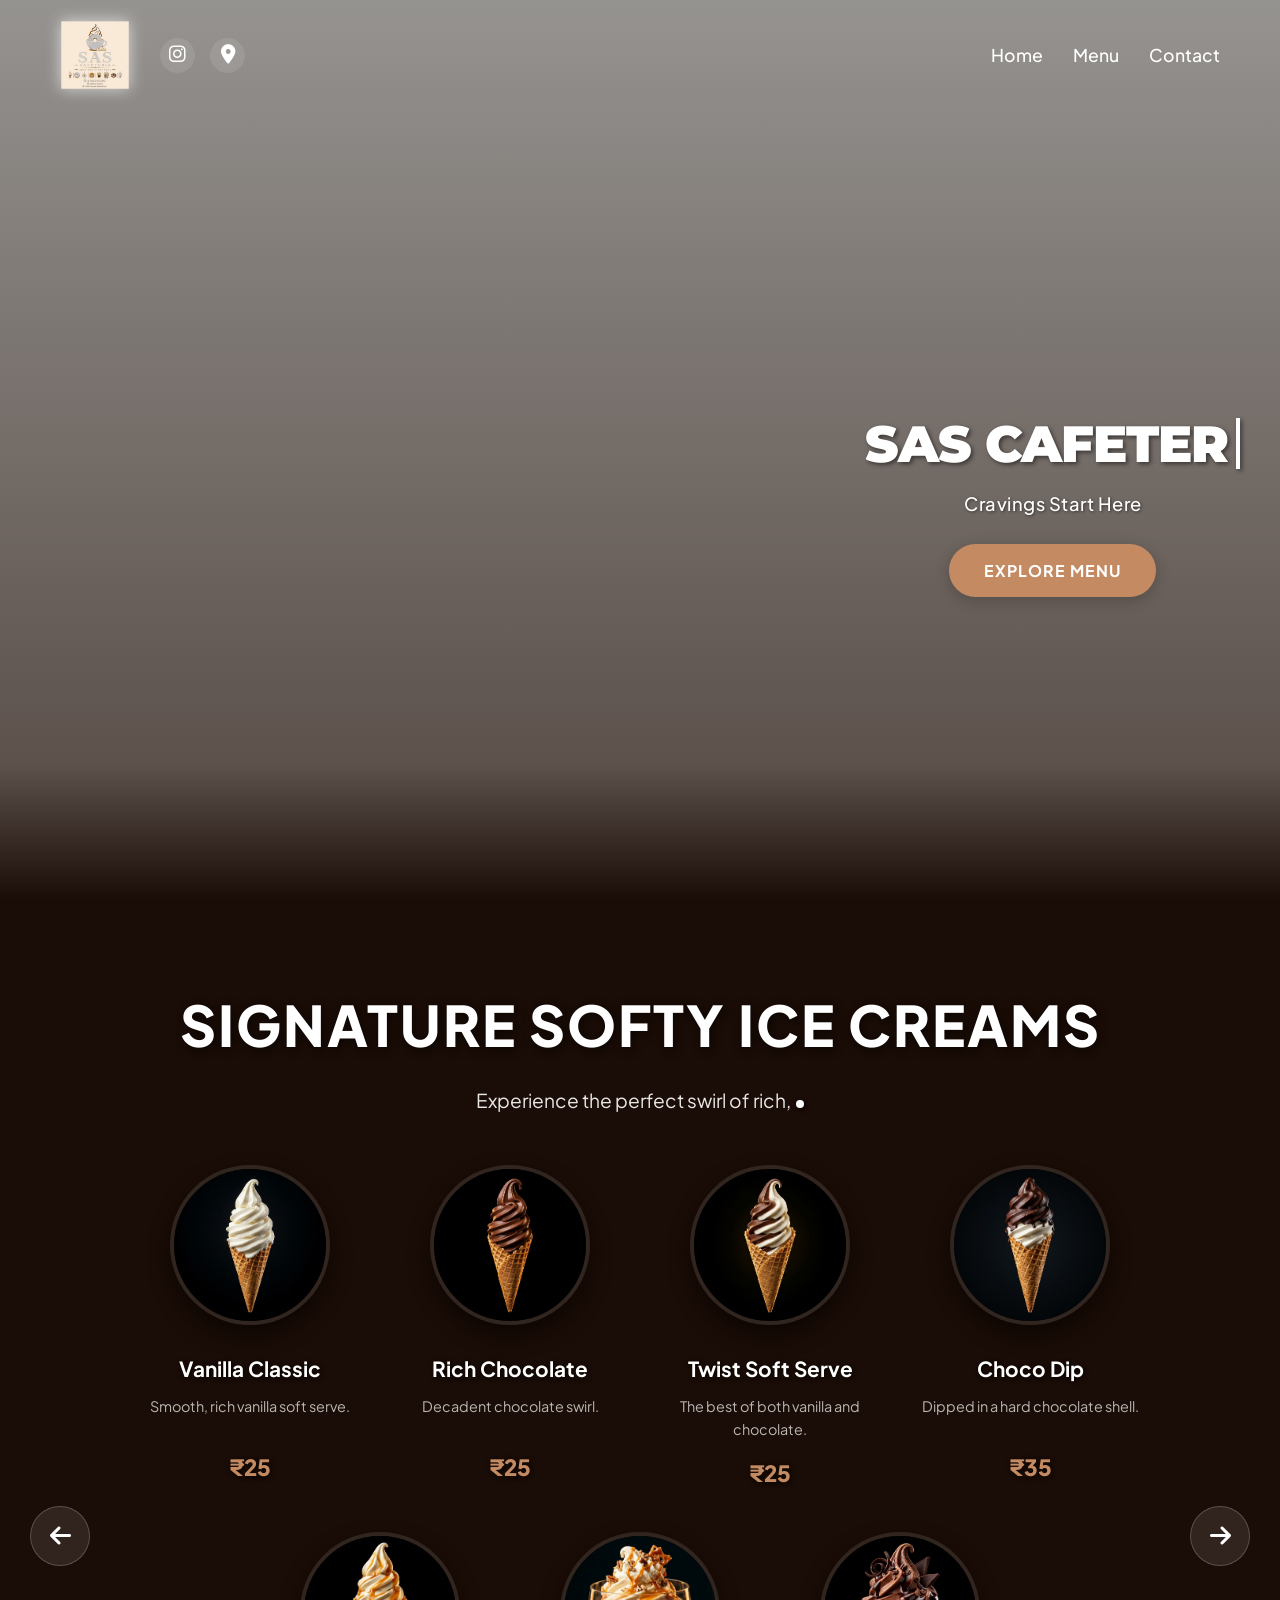
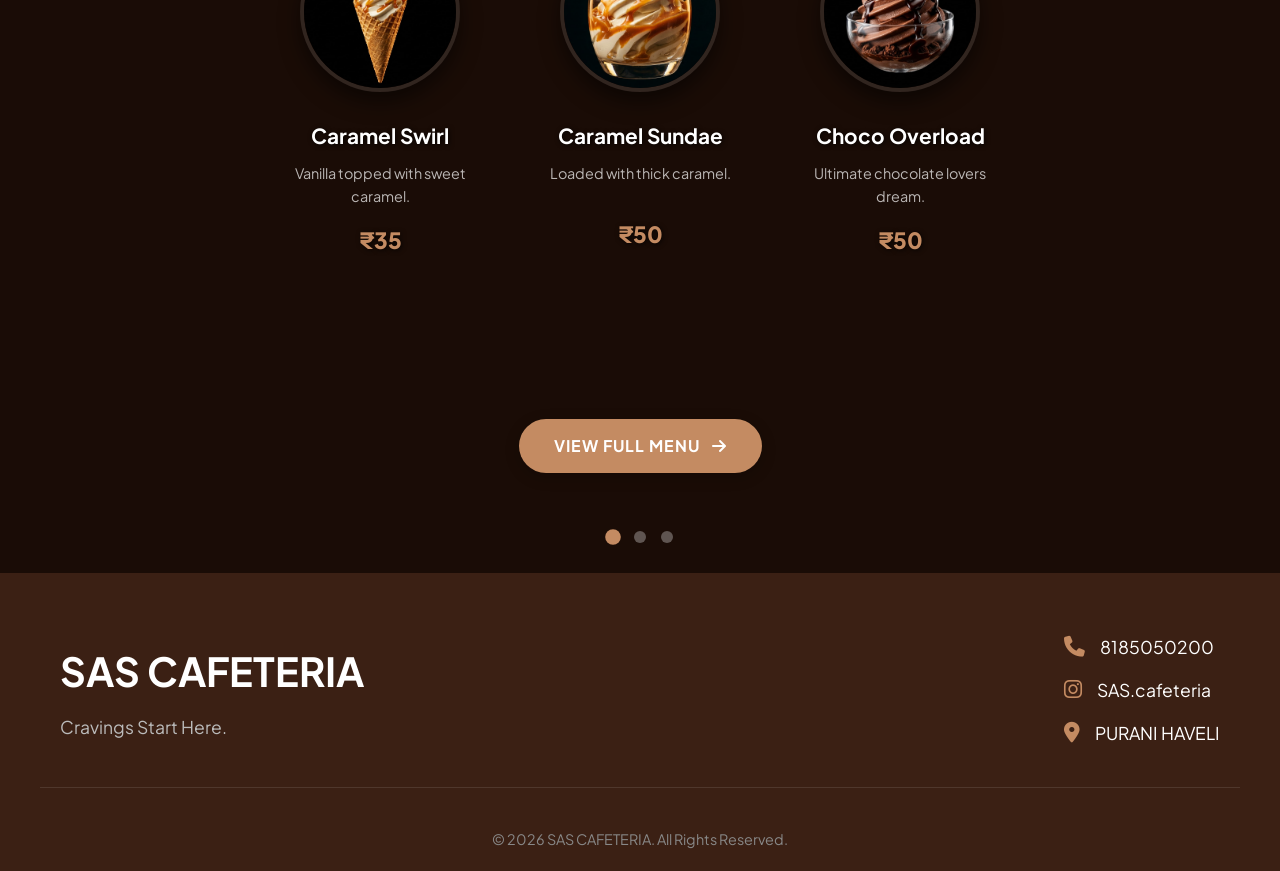
<file: index.html>
<!DOCTYPE html>
<html lang="en">
<head>
    <meta charset="UTF-8">
    <meta name="viewport" content="width=device-width, initial-scale=1.0">
    <title>SAS Cafeteria - Cravings Start Here</title>
    <!-- Premium Fonts -->
    <link rel="preconnect" href="https://fonts.googleapis.com">
    <link rel="preconnect" href="https://fonts.gstatic.com" crossorigin>
    <link href="https://fonts.googleapis.com/css2?family=Montserrat:wght@800;900&family=Plus+Jakarta+Sans:wght@300;400;500;600;700;800&display=swap" rel="stylesheet">
    <!-- Icons -->
    <link rel="stylesheet" href="https://cdnjs.cloudflare.com/ajax/libs/font-awesome/6.4.0/css/all.min.css">
    <!-- Stylesheet -->
    <link rel="stylesheet" href="style.css?v=21">
</head>
<body>

    <!-- Header / Navbar -->
    <header class="navbar">
        <div class="container nav-container">
            <div class="logo-group">
                <a href="#home" class="logo">
                    <img src="logo.png" alt="SAS Cafeteria Logo">
                </a>
                <div class="nav-socials">
                    <a href="https://www.instagram.com/sas.cafeteria?igsh=MWZobGh6Ync2eGxtaw==" target="_blank" title="Instagram"><i class="fa-brands fa-instagram"></i></a>
                    <a href="https://maps.app.goo.gl/YJZCMaByvM5XZX7V7" target="_blank" title="Location"><i class="fa-solid fa-location-dot"></i></a>
                </div>
            </div>
            <nav>
                <ul class="nav-links">
                    <li><a href="#home">Home</a></li>
                    <li><a href="menu.html">Menu</a></li>
                    <li><a href="#contact">Contact</a></li>
                </ul>
            </nav>
        </div>
    </header>

    <!-- Hero Section -->
    <section id="home" class="hero">
        <video autoplay muted loop playsinline class="hero-video">
            <source src="video/Generated Video August 22, 2026 - 1_31AM.mp4" type="video/mp4">
            Your browser does not support the video tag.
        </video>
        <div class="hero-overlay"></div>
        <div class="hero-content">
            <div class="hero-text-block">
                <h1><span id="typed-text"></span><span class="cursor"></span></h1>
                <p class="animate-up delay-1">Cravings Start Here</p>
                <a href="menu.html" class="btn animate-up delay-2">EXPLORE MENU</a>
            </div>
        </div>
    </section>

    <!-- Item Showcase Slider Section -->
    <section id="menu" class="item-showcase-section">
        <div class="showcase-slider-container">
            
            <!-- Slide 1: Ice Creams -->
            <div class="showcase-slide active fade-effect">
                <div class="showcase-bg" style="background-image: linear-gradient(rgba(26, 12, 6, 0.8), rgba(26, 12, 6, 0.9)), url('images/featured_icecream.jpg');"></div>
                <div class="container showcase-content">
                    <div class="showcase-header fade-up">
                        <h2>Signature Softy Ice Creams</h2>
                        <p><span class="typed-desc" data-text="Experience the perfect swirl of rich, creamy soft serve made with real dairy and premium ingredients."></span><span class="cursor desc-cursor"></span></p>
                    </div>
                    <div class="showcase-grid">
                        <div class="showcase-item fade-up delay-1">
                            <img src="images/ice creams/Ultra-realistic_premium_commer_16.jpg" class="showcase-img" alt="Vanilla">
                            <h3>Vanilla Classic</h3>
                            <p>Smooth, rich vanilla soft serve.</p>
                            <span class="price">₹25</span>
                        </div>
                        <div class="showcase-item fade-up delay-2">
                            <img src="images/ice creams/Ultra-realistic_premium_commer_8.jpg" class="showcase-img" alt="Chocolate">
                            <h3>Rich Chocolate</h3>
                            <p>Decadent chocolate swirl.</p>
                            <span class="price">₹25</span>
                        </div>
                        <div class="showcase-item fade-up delay-3">
                            <img src="images/ice creams/Ultra-realistic_premium_food_p_12.jpg" class="showcase-img" alt="Vanilla & Choco">
                            <h3>Twist Soft Serve</h3>
                            <p>The best of both vanilla and chocolate.</p>
                            <span class="price">₹25</span>
                        </div>
                        <div class="showcase-item fade-up delay-4">
                            <img src="images/ice creams/Ultra-realistic_premium_commer_9.jpg" class="showcase-img" alt="Choco Dip">
                            <h3>Choco Dip</h3>
                            <p>Dipped in a hard chocolate shell.</p>
                            <span class="price">₹35</span>
                        </div>
                        <div class="showcase-item fade-up delay-1">
                            <img src="images/ice creams/Ultra-realistic_premium_commer_1.jpg" class="showcase-img" alt="Vanilla Caramel">
                            <h3>Caramel Swirl</h3>
                            <p>Vanilla topped with sweet caramel.</p>
                            <span class="price">₹35</span>
                        </div>
                        <div class="showcase-item fade-up delay-2">
                            <img src="images/ice creams/Ultra-realistic_premium_carame_3.jpg" class="showcase-img" alt="Caramel Sundae">
                            <h3>Caramel Sundae</h3>
                            <p>Loaded with thick caramel.</p>
                            <span class="price">₹50</span>
                        </div>
                        <div class="showcase-item fade-up delay-3">
                            <img src="images/ice creams/Ultra-realistic_premium_chocol_6.jpg" class="showcase-img" alt="Choco Overload">
                            <h3>Choco Overload</h3>
                            <p>Ultimate chocolate lovers dream.</p>
                            <span class="price">₹50</span>
                        </div>
                    </div>
                </div>
            </div>

            <!-- Slide 2: Donuts -->
            <div class="showcase-slide fade-effect">
                <div class="showcase-bg" style="background-image: linear-gradient(rgba(40, 20, 10, 0.8), rgba(40, 20, 10, 0.9)), url('images/donuts/Ultra-realistic_premium_commer_2.jpg');"></div>
                <div class="container showcase-content">
                    <div class="showcase-header fade-up">
                        <h2>Freshly Baked Donuts</h2>
                        <p><span class="typed-desc" data-text="Soft, fluffy, and coated in pure joy. Baked fresh every single day."></span><span class="cursor desc-cursor"></span></p>
                    </div>
                    <div class="showcase-grid">
                        <div class="showcase-item fade-up delay-1">
                            <img src="images/donuts/Ultra-realistic_premium_commer_1.jpg" class="showcase-img" alt="White Chocolate">
                            <h3>White Chocolate</h3>
                            <p>Sweet and creamy white chocolate frosting.</p>
                            <span class="price">₹70</span>
                        </div>
                        <div class="showcase-item fade-up delay-2">
                            <img src="images/donuts/Ultra-realistic_premium_commer_6.jpg" class="showcase-img" alt="Dark Chocolate">
                            <h3>Dark Chocolate</h3>
                            <p>For the true chocolate lover.</p>
                            <span class="price">₹70</span>
                        </div>
                        <div class="showcase-item fade-up delay-3">
                            <img src="images/donuts/Ultra-realistic_premium_commer_7.jpg" class="showcase-img" alt="Cinnamon Sugar">
                            <h3>Cinnamon Sugar</h3>
                            <p>Warm ring coated in sweet cinnamon sugar.</p>
                            <span class="price">₹40</span>
                        </div>
                        <div class="showcase-item fade-up delay-4">
                            <img src="images/donuts/Ultra-realistic_premium_commer_3.jpg" class="showcase-img" alt="Milk Chocolate">
                            <h3>Milk Chocolate</h3>
                            <p>Topped with creamy milk chocolate frosting.</p>
                            <span class="price">₹50</span>
                        </div>
                        <div class="showcase-item fade-up delay-1">
                            <img src="images/donuts/Ultra-realistic_premium_commer_2.jpg" class="showcase-img" alt="Glazed Donut">
                            <h3>Classic Glazed</h3>
                            <p>Covered in a sweet, light sugar glaze.</p>
                            <span class="price">₹40</span>
                        </div>
                        <div class="showcase-item fade-up delay-2">
                            <img src="images/donuts/Ultra-realistic_premium_commer_2 (1).jpg" class="showcase-img" alt="With Crunch">
                            <h3>With Crunch</h3>
                            <p>Chocolate frosting topped with crispies.</p>
                            <span class="price">₹70</span>
                        </div>
                    </div>
                </div>
            </div>

            <!-- Slide 3: Popcorns -->
            <div class="showcase-slide fade-effect">
                <div class="showcase-bg" style="background-image: linear-gradient(rgba(20, 10, 5, 0.8), rgba(20, 10, 5, 0.9)), url('images/popcorns/Ultra-realistic_premium_commer_1.jpg');"></div>
                <div class="container showcase-content">
                    <div class="showcase-header fade-up">
                        <h2>Gourmet Popcorn</h2>
                        <p><span class="typed-desc" data-text="Crispy, crunchy, and packed with flavor. The perfect light snack."></span><span class="cursor desc-cursor"></span></p>
                    </div>
                    <div class="showcase-grid">
                        <div class="showcase-item fade-up delay-1">
                            <img src="images/popcorns/Ultra-realistic_premium_commer_1.jpg" class="showcase-img" alt="Classic Salted">
                            <h3>Classic Salted</h3>
                            <p>Classic buttery and perfectly salted.</p>
                            <span class="price">₹40</span>
                        </div>
                        <div class="showcase-item fade-up delay-2">
                            <img src="images/popcorns/Ultra-realistic_premium_commer_1 (1).jpg" class="showcase-img" alt="Cheese Popcorn">
                            <h3>Cheese Popcorn</h3>
                            <p>Tossed in a savory cheese powder.</p>
                            <span class="price">₹40</span>
                        </div>
                        <div class="showcase-item fade-up delay-3">
                            <img src="images/popcorns/Ultra-realistic_premium_food_p_8.jpg" class="showcase-img" alt="Spicy Popcorn">
                            <h3>Spicy Popcorn</h3>
                            <p>A kick of heat with spicy seasoning.</p>
                            <span class="price">₹40</span>
                        </div>
                        <div class="showcase-item fade-up delay-4">
                            <img src="images/popcorns/Ultra-realistic_premium_commer_6.jpg" class="showcase-img" alt="Caramel Popcorn">
                            <h3>Caramel Popcorn</h3>
                            <p>Coated in a thick caramel shell.</p>
                            <span class="price">₹100</span>
                        </div>
                        <div class="showcase-item fade-up delay-1">
                            <img src="images/popcorns/Ultra-realistic_premium_commer_2.jpg" class="showcase-img" alt="Chocolate Drizzle">
                            <h3>Choco Drizzle</h3>
                            <p>Drizzled generously with chocolate.</p>
                            <span class="price">₹100</span>
                        </div>
                        <div class="showcase-item fade-up delay-2">
                            <img src="images/popcorns/Ultra-realistic_premium_commer_1 (2).jpg" class="showcase-img" alt="Cookie & Cream">
                            <h3>Cookie & Cream</h3>
                            <p>A sweet mix of crushed cookies.</p>
                            <span class="price">₹100</span>
                        </div>
                    </div>
                </div>
            </div>

            <!-- Navigation Arrows -->
            <button class="showcase-nav prev-slide"><i class="fa-solid fa-arrow-left"></i></button>
            <button class="showcase-nav next-slide"><i class="fa-solid fa-arrow-right"></i></button>
            
            <div class="showcase-indicators">
                <span class="indicator active" data-slide="0"></span>
                <span class="indicator" data-slide="1"></span>
                <span class="indicator" data-slide="2"></span>
            </div>
            
        </div>
        
        <div class="full-menu-cta container fade-in" style="margin-top: 40px; margin-bottom: 40px; text-align: center;">
            <a href="menu.html" class="btn">View Full Menu <i class="fa-solid fa-arrow-right" style="margin-left: 8px;"></i></a>
        </div>
    </section>

    <!-- Contact / Footer Section -->
    <footer id="contact" class="footer">
        <div class="container footer-content fade-in">
            <div class="footer-info">
                <h3>SAS CAFETERIA</h3>
                <p>Cravings Start Here.</p>
            </div>
            <div class="footer-contact">
                <a href="tel:+918185050200" class="footer-link"><p><i class="fa-solid fa-phone"></i> 8185050200</p></a>
                <a href="https://www.instagram.com/sas.cafeteria?igsh=MWZobGh6Ync2eGxtaw==" target="_blank" class="footer-link"><p><i class="fa-brands fa-instagram"></i> SAS.cafeteria</p></a>
                <a href="https://maps.app.goo.gl/YJZCMaByvM5XZX7V7" target="_blank" class="footer-link"><p><i class="fa-solid fa-location-dot"></i> PURANI HAVELI</p></a>
            </div>
        </div>
        <div class="footer-bottom">
            <p>&copy; 2026 SAS CAFETERIA. All Rights Reserved.</p>
        </div>
    </footer>
    <!-- Script -->
    <script src="script.js?v=5"></script>
</body>
</html>
</file>
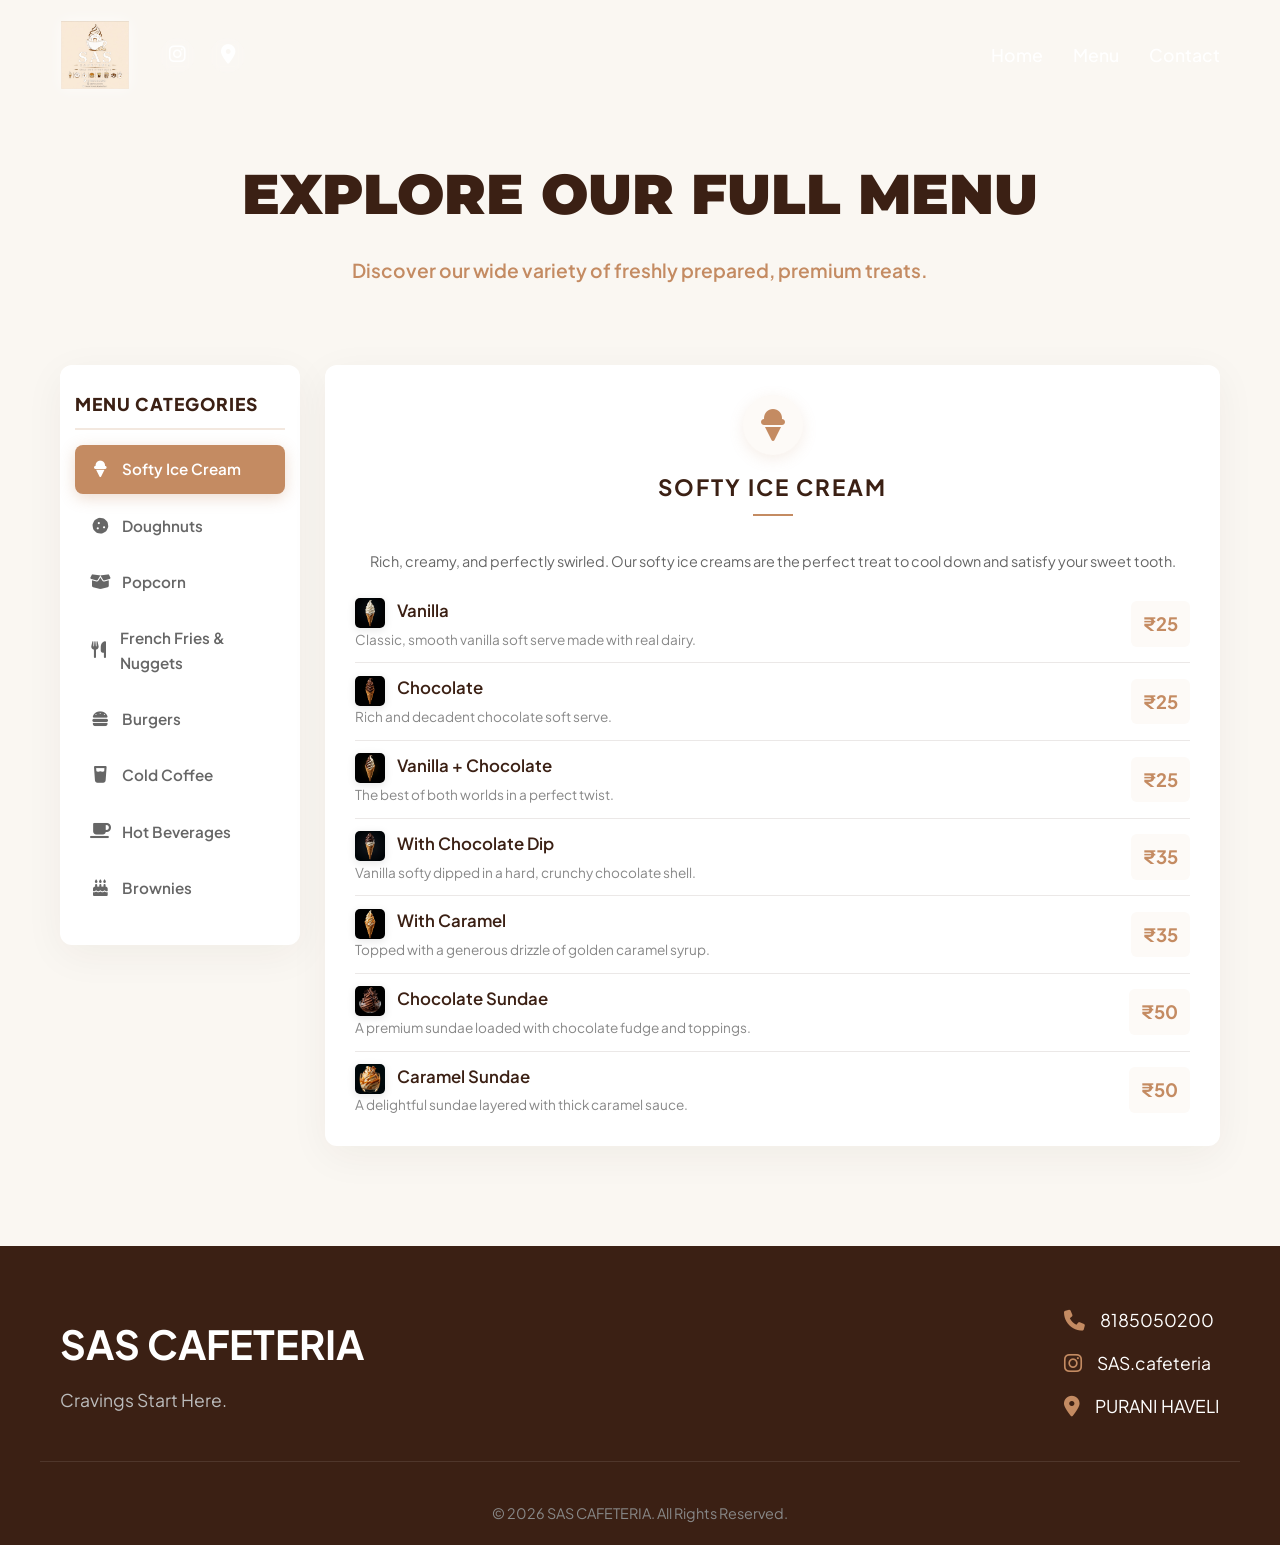
<file: menu.html>
<!DOCTYPE html>
<html lang="en">
<head>
    <meta charset="UTF-8">
    <meta name="viewport" content="width=device-width, initial-scale=1.0">
    <title>Full Menu - SAS Cafeteria</title>
    <!-- Premium Fonts -->
    <link rel="preconnect" href="https://fonts.googleapis.com">
    <link rel="preconnect" href="https://fonts.gstatic.com" crossorigin>
    <link href="https://fonts.googleapis.com/css2?family=Montserrat:wght@800;900&family=Plus+Jakarta+Sans:wght@300;400;500;600;700;800&display=swap" rel="stylesheet">
    <!-- Icons -->
    <link rel="stylesheet" href="https://cdnjs.cloudflare.com/ajax/libs/font-awesome/6.4.0/css/all.min.css">
    <!-- CSS -->
    <link rel="stylesheet" href="style.css">
</head>
<body>

    <!-- Header / Navbar -->
    <header class="navbar scrolled">
        <div class="container nav-container">
            <div class="logo-group">
                <a href="index.html" class="logo">
                    <img src="logo.png" alt="SAS Cafeteria Logo">
                </a>
                <div class="nav-socials">
                    <a href="https://www.instagram.com/sas.cafeteria?igsh=MWZobGh6Ync2eGxtaw==" target="_blank" title="Instagram"><i class="fa-brands fa-instagram"></i></a>
                    <a href="https://maps.app.goo.gl/YJZCMaByvM5XZX7V7" target="_blank" title="Location"><i class="fa-solid fa-location-dot"></i></a>
                </div>
            </div>
            <nav>
                <ul class="nav-links">
                    <li><a href="index.html">Home</a></li>
                    <li><a href="menu.html">Menu</a></li>
                    <li><a href="#contact">Contact</a></li>
                </ul>
            </nav>
        </div>
    </header>

    <!-- Dedicated Menu Section -->
    <section class="dedicated-menu-page">
        <div class="container">
            <div class="page-header fade-in">
                <h1 class="page-title">Explore Our Full Menu</h1>
                <p class="page-subtitle">Discover our wide variety of freshly prepared, premium treats.</p>
            </div>
            
            <div class="menu-dashboard">
<aside class="dashboard-sidebar">
    <h3 class="sidebar-title">Menu Categories</h3>
    <ul class="dashboard-tabs">
        <li class="tab-link active" data-target="category-0"><i class="fa-solid fa-ice-cream"></i> Softy Ice Cream</li>
        <li class="tab-link " data-target="category-1"><i class="fa-solid fa-cookie"></i> Doughnuts</li>
        <li class="tab-link " data-target="category-2"><i class="fa-solid fa-box-open"></i> Popcorn</li>
        <li class="tab-link " data-target="category-3"><i class="fa-solid fa-utensils"></i> French Fries & Nuggets</li>
        <li class="tab-link " data-target="category-4"><i class="fa-solid fa-burger"></i> Burgers</li>
        <li class="tab-link " data-target="category-5"><i class="fa-solid fa-glass-water"></i> Cold Coffee</li>
        <li class="tab-link " data-target="category-6"><i class="fa-solid fa-mug-saucer"></i> Hot Beverages</li>
        <li class="tab-link " data-target="category-7"><i class="fa-solid fa-cake-candles"></i> Brownies</li>
    </ul>
</aside>
<main class="dashboard-content">
<div id="category-0" class="full-menu-category dashboard-panel active">
                    <div class="category-header">
                        <i class="fa-solid fa-ice-cream"></i>
                        <h3>Softy Ice Cream</h3>
                    </div>
                    <p class="category-desc">Rich, creamy, and perfectly swirled. Our softy ice creams are the perfect treat to cool down and satisfy your sweet tooth.</p>
                    <ul class="menu-list detailed-list">
                        <li>
                            <div class="item-info">
                                <div class="item-name-group">
                                    <img src="images/ice creams/Ultra-realistic_premium_commer_16.jpg" alt="Vanilla" class="item-thumb">
                                    <span class="item-name">Vanilla</span>
                                </div>
                                <p class="item-desc">Classic, smooth vanilla soft serve made with real dairy.</p>
                            </div>
                            <span class="item-price">₹25</span>
                        </li>
                        <li>
                            <div class="item-info">
                                <div class="item-name-group">
                                    <img src="images/ice creams/Ultra-realistic_premium_commer_8.jpg" alt="Chocolate" class="item-thumb">
                                    <span class="item-name">Chocolate</span>
                                </div>
                                <p class="item-desc">Rich and decadent chocolate soft serve.</p>
                            </div>
                            <span class="item-price">₹25</span>
                        </li>
                        <li>
                            <div class="item-info">
                                <div class="item-name-group">
                                    <img src="images/ice creams/Ultra-realistic_premium_food_p_12.jpg" alt="Vanilla + Chocolate" class="item-thumb">
                                    <span class="item-name">Vanilla + Chocolate</span>
                                </div>
                                <p class="item-desc">The best of both worlds in a perfect twist.</p>
                            </div>
                            <span class="item-price">₹25</span>
                        </li>
                        <li>
                            <div class="item-info">
                                <div class="item-name-group">
                                    <img src="images/ice creams/Ultra-realistic_premium_commer_9.jpg" alt="With Chocolate Dip" class="item-thumb">
                                    <span class="item-name">With Chocolate Dip</span>
                                </div>
                                <p class="item-desc">Vanilla softy dipped in a hard, crunchy chocolate shell.</p>
                            </div>
                            <span class="item-price">₹35</span>
                        </li>
                        <li>
                            <div class="item-info">
                                <div class="item-name-group">
                                    <img src="images/ice creams/Ultra-realistic_premium_commer_1.jpg" alt="With Caramel" class="item-thumb">
                                    <span class="item-name">With Caramel</span>
                                </div>
                                <p class="item-desc">Topped with a generous drizzle of golden caramel syrup.</p>
                            </div>
                            <span class="item-price">₹35</span>
                        </li>
                        <li>
                            <div class="item-info">
                                <div class="item-name-group">
                                    <img src="images/ice creams/Ultra-realistic_premium_chocol_6.jpg" alt="Chocolate Sundae" class="item-thumb">
                                    <span class="item-name">Chocolate Sundae</span>
                                </div>
                                <p class="item-desc">A premium sundae loaded with chocolate fudge and toppings.</p>
                            </div>
                            <span class="item-price">₹50</span>
                        </li>
                        <li>
                            <div class="item-info">
                                <div class="item-name-group">
                                    <img src="images/ice creams/Ultra-realistic_premium_carame_3.jpg" alt="Caramel Sundae" class="item-thumb">
                                    <span class="item-name">Caramel Sundae</span>
                                </div>
                                <p class="item-desc">A delightful sundae layered with thick caramel sauce.</p>
                            </div>
                            <span class="item-price">₹50</span>
                        </li>
                    </ul>
                </div>
<div id="category-1" class="full-menu-category dashboard-panel ">
                    <div class="category-header">
                        <i class="fa-solid fa-cookie"></i>
                        <h3>Doughnuts</h3>
                    </div>
                    <p class="category-desc">Freshly baked daily, our doughnuts are soft, fluffy, and covered in your favorite sweet glazes and toppings.</p>
                    <ul class="menu-list detailed-list">
                        <li>
                            <div class="item-info">
                                <span class="item-name">Cinnamon Sugar</span>
                                <p class="item-desc">Warm, fluffy ring coated in a sweet cinnamon sugar blend.</p>
                            </div>
                            <span class="item-price">₹40</span>
                        </li>
                        <li>
                            <div class="item-info">
                                <span class="item-name">Glazed</span>
                                <p class="item-desc">The classic! Covered in a sweet, light sugar glaze.</p>
                            </div>
                            <span class="item-price">₹40</span>
                        </li>
                        <li>
                            <div class="item-info">
                                <span class="item-name">Milk Chocolate</span>
                                <p class="item-desc">Topped with a thick layer of creamy milk chocolate frosting.</p>
                            </div>
                            <span class="item-price">₹50</span>
                        </li>
                        <li>
                            <div class="item-info">
                                <span class="item-name">Dark Chocolate</span>
                                <p class="item-desc">For the true chocolate lover, glazed in rich dark chocolate.</p>
                            </div>
                            <span class="item-price">₹70</span>
                        </li>
                        <li>
                            <div class="item-info">
                                <span class="item-name">White Chocolate</span>
                                <p class="item-desc">Sweet and creamy white chocolate frosted doughnut.</p>
                            </div>
                            <span class="item-price">₹70</span>
                        </li>
                        <li>
                            <div class="item-info">
                                <span class="item-name">With Crunch</span>
                                <p class="item-desc">Your choice of chocolate frosting topped with crispy crunchies.</p>
                            </div>
                            <span class="item-price">₹70</span>
                        </li>
                        <li>
                            <div class="item-info">
                                <span class="item-name">With Softy</span>
                                <p class="item-desc">The ultimate dessert: A fresh doughnut topped with a swirl of softy ice cream!</p>
                            </div>
                            <span class="item-price">₹80</span>
                        </li>
                    </ul>
                </div>
<div id="category-2" class="full-menu-category dashboard-panel ">
                    <div class="category-header">
                        <i class="fa-solid fa-box-open"></i>
                        <h3>Popcorn</h3>
                    </div>
                    <p class="category-desc">Freshly popped, crunchy, and available in a variety of savory and sweet flavors.</p>
                    <ul class="menu-list detailed-list">
                        <li>
                            <div class="item-info">
                                <span class="item-name">Salted (Small / Large)</span>
                                <p class="item-desc">Classic buttery and perfectly salted popcorn.</p>
                            </div>
                            <span class="item-price">₹40 / ₹70</span>
                        </li>
                        <li>
                            <div class="item-info">
                                <span class="item-name">Cheese (Small / Large)</span>
                                <p class="item-desc">Tossed in a savory, finger-licking cheese powder.</p>
                            </div>
                            <span class="item-price">₹40 / ₹70</span>
                        </li>
                        <li>
                            <div class="item-info">
                                <span class="item-name">Spicy (Small / Large)</span>
                                <p class="item-desc">A kick of heat with our special spicy seasoning blend.</p>
                            </div>
                            <span class="item-price">₹40 / ₹70</span>
                        </li>
                        <li>
                            <div class="item-info">
                                <span class="item-name">Caramel</span>
                                <p class="item-desc">Gourmet popcorn coated in a thick, crunchy caramel shell.</p>
                            </div>
                            <span class="item-price">₹100</span>
                        </li>
                        <li>
                            <div class="item-info">
                                <span class="item-name">Chocolate Drizzle</span>
                                <p class="item-desc">Sweet popcorn drizzled generously with melted chocolate.</p>
                            </div>
                            <span class="item-price">₹100</span>
                        </li>
                        <li>
                            <div class="item-info">
                                <span class="item-name">Cookie & Cream</span>
                                <p class="item-desc">A sweet mix of crushed cookies and creamy coating.</p>
                            </div>
                            <span class="item-price">₹100</span>
                        </li>
                    </ul>
                </div>
<div id="category-3" class="full-menu-category dashboard-panel ">
                    <div class="category-header">
                        <i class="fa-solid fa-utensils"></i>
                        <h3>French Fries & Nuggets</h3>
                    </div>
                    <p class="category-desc">Hot, crispy, and made to order. The perfect savory snack to satisfy your cravings.</p>
                    <ul class="menu-list detailed-list">
                        <li>
                            <div class="item-info">
                                <span class="item-name">French Fries (Small)</span>
                                <p class="item-desc">A perfect portion of golden, crispy, salted fries.</p>
                            </div>
                            <span class="item-price">₹80</span>
                        </li>
                        <li>
                            <div class="item-info">
                                <span class="item-name">French Fries (Large)</span>
                                <p class="item-desc">A generous bowl of fries to share (or keep to yourself!).</p>
                            </div>
                            <span class="item-price">₹120</span>
                        </li>
                        <li>
                            <div class="item-info">
                                <span class="item-name">Nuggets (6 Pcs)</span>
                                <p class="item-desc">Crispy on the outside, tender on the inside chicken nuggets.</p>
                            </div>
                            <span class="item-price">₹100</span>
                        </li>
                        <li>
                            <div class="item-info">
                                <span class="item-name">Extra Dip (Any One)</span>
                                <p class="item-desc">Choose from Mayo, Ketchup, or our special house sauce.</p>
                            </div>
                            <span class="item-price">₹10</span>
                        </li>
                    </ul>
                </div>
<div id="category-4" class="full-menu-category dashboard-panel ">
                    <div class="category-header">
                        <i class="fa-solid fa-burger"></i>
                        <h3>Burgers</h3>
                    </div>
                    <p class="category-desc">Juicy, flavorful patties served on fresh, toasted buns with crisp veggies.</p>
                    <ul class="menu-list detailed-list">
                        <li>
                            <div class="item-info">
                                <span class="item-name">Classic Burger</span>
                                <p class="item-desc">Our signature patty with fresh lettuce, tomato, and house sauce.</p>
                            </div>
                            <span class="item-price">₹100</span>
                        </li>
                        <li>
                            <div class="item-info">
                                <span class="item-name">Cheese Burger</span>
                                <p class="item-desc">The classic burger upgraded with a melted slice of premium cheese.</p>
                            </div>
                            <span class="item-price">₹120</span>
                        </li>
                    </ul>
                </div>
<div id="category-5" class="full-menu-category dashboard-panel ">
                    <div class="category-header">
                        <i class="fa-solid fa-glass-water"></i>
                        <h3>Cold Coffee</h3>
                    </div>
                    <p class="category-desc">Refreshing, frosty, and caffeinated. The best way to beat the heat.</p>
                    <ul class="menu-list detailed-list">
                        <li>
                            <div class="item-info">
                                <span class="item-name">Classic Cold Coffee</span>
                                <p class="item-desc">Blended iced coffee, milk, and sugar for a perfectly sweet chill.</p>
                            </div>
                            <span class="item-price">₹70</span>
                        </li>
                        <li>
                            <div class="item-info">
                                <span class="item-name">Chocolate Cold Coffee</span>
                                <p class="item-desc">Infused with rich chocolate syrup for a mocha flavor.</p>
                            </div>
                            <span class="item-price">₹70</span>
                        </li>
                        <li>
                            <div class="item-info">
                                <span class="item-name">Caramel Cold Coffee</span>
                                <p class="item-desc">Sweetened with a luscious caramel drizzle.</p>
                            </div>
                            <span class="item-price">₹70</span>
                        </li>
                        <li>
                            <div class="item-info">
                                <span class="item-name">Cold Coffee with Softy</span>
                                <p class="item-desc">Our classic cold coffee topped with a thick swirl of vanilla softy.</p>
                            </div>
                            <span class="item-price">₹90</span>
                        </li>
                    </ul>
                </div>
<div id="category-6" class="full-menu-category dashboard-panel ">
                    <div class="category-header">
                        <i class="fa-solid fa-mug-saucer"></i>
                        <h3>Hot Beverages</h3>
                    </div>
                    <p class="category-desc">Warm up with our selection of freshly brewed, comforting hot drinks.</p>
                    <ul class="menu-list detailed-list">
                        <li>
                            <div class="item-info">
                                <span class="item-name">Black Lemon Tea</span>
                                <p class="item-desc">A soothing, warm tea infused with fresh zesty lemon.</p>
                            </div>
                            <span class="item-price">₹15</span>
                        </li>
                        <li>
                            <div class="item-info">
                                <span class="item-name">Milk Tea</span>
                                <p class="item-desc">Traditional, perfectly brewed sweet milk tea.</p>
                            </div>
                            <span class="item-price">₹25</span>
                        </li>
                        <li>
                            <div class="item-info">
                                <span class="item-name">Hot Coffee</span>
                                <p class="item-desc">Rich and aromatic freshly brewed hot coffee.</p>
                            </div>
                            <span class="item-price">₹30</span>
                        </li>
                        <li>
                            <div class="item-info">
                                <span class="item-name">Hot Chocolate</span>
                                <p class="item-desc">A rich, comforting mug of warm, creamy chocolate.</p>
                            </div>
                            <span class="item-price">₹30</span>
                        </li>
                    </ul>
                </div>
<div id="category-7" class="full-menu-category dashboard-panel ">
                    <div class="category-header">
                        <i class="fa-solid fa-cake-candles"></i>
                        <h3>Brownies</h3>
                    </div>
                    <p class="category-desc">Fudgy, dense, and baked to perfection. A chocolate lover's dream.</p>
                    <ul class="menu-list detailed-list">
                        <li>
                            <div class="item-info">
                                <span class="item-name">Brownie Choco Chips</span>
                                <p class="item-desc">A warm, gooey brownie loaded with melted chocolate chips.</p>
                            </div>
                            <span class="item-price">₹35</span>
                        </li>
                        <li>
                            <div class="item-info">
                                <span class="item-name">With Chocolate Sauce</span>
                                <p class="item-desc">Our classic brownie smothered in rich chocolate fudge sauce.</p>
                            </div>
                            <span class="item-price">₹45</span>
                        </li>
                        <li>
                            <div class="item-info">
                                <span class="item-name">With Caramel Sauce</span>
                                <p class="item-desc">Topped with a generous drizzle of sweet caramel.</p>
                            </div>
                            <span class="item-price">₹45</span>
                        </li>
                        <li>
                            <div class="item-info">
                                <span class="item-name">Brownie with Softy</span>
                                <p class="item-desc">A warm brownie served with a cold swirl of vanilla softy ice cream.</p>
                            </div>
                            <span class="item-price">₹60</span>
                        </li>
                    </ul>
                </div>
</main>
</div>

    </section>

    <!-- Contact / Footer Section -->
    <footer id="contact" class="footer">
        <div class="container footer-content fade-in">
            <div class="footer-info">
                <h3>SAS CAFETERIA</h3>
                <p>Cravings Start Here.</p>
            </div>
            <div class="footer-contact">
                <a href="tel:+918185050200" class="footer-link"><p><i class="fa-solid fa-phone"></i> 8185050200</p></a>
                <a href="https://www.instagram.com/sas.cafeteria?igsh=MWZobGh6Ync2eGxtaw==" target="_blank" class="footer-link"><p><i class="fa-brands fa-instagram"></i> SAS.cafeteria</p></a>
                <a href="https://maps.app.goo.gl/YJZCMaByvM5XZX7V7" target="_blank" class="footer-link"><p><i class="fa-solid fa-location-dot"></i> PURANI HAVELI</p></a>
            </div>
        </div>
        <div class="footer-bottom">
            <p>&copy; 2026 SAS CAFETERIA. All Rights Reserved.</p>
        </div>
    </footer>

    <script src="script.js"></script>
</body>
</html>
</file>
<file: style.css>
/* Base and Reset */
* {
    margin: 0;
    padding: 0;
    box-sizing: border-box;
}

:root {
    --primary-color: #3b2014; /* Deep coffee brown */
    --accent-color: #c48b62; /* Caramel/Gold accent */
    --light-bg: #f9f5f0;
    --text-dark: #2a160d;
    --text-light: #fff;
    --font-heading: 'Plus Jakarta Sans', sans-serif;
    --font-body: 'Plus Jakarta Sans', sans-serif;
}

html {
    scroll-behavior: smooth;
}

body {
    font-family: var(--font-body);
    background-color: var(--light-bg);
    color: var(--text-dark);
    line-height: 1.6;
    overflow-x: hidden;
}

a {
    text-decoration: none;
    color: inherit;
}

ul {
    list-style: none;
}

.container {
    max-width: 1200px;
    margin: 0 auto;
    padding: 0 20px;
}

/* Navbar */
.navbar {
    position: fixed;
    top: 0;
    left: 0;
    width: 100%;
    padding: 20px 0;
    z-index: 1000;
    transition: all 0.3s ease;
    background: transparent;
}

.navbar.scrolled {
    background: rgba(59, 32, 20, 0.95);
    padding: 15px 0;
    box-shadow: 0 2px 10px rgba(0,0,0,0.3);
}

.nav-container {
    display: flex;
    justify-content: space-between;
    align-items: center;
}

.logo {
    display: flex;
    align-items: center;
}

.logo img {
    height: 70px;
    width: auto;
    object-fit: contain;
    filter: drop-shadow(0 0 8px rgba(255, 255, 255, 0.7));
}

.logo-group {
    display: flex;
    align-items: center;
    gap: 20px;
}

.nav-socials {
    display: flex;
    gap: 15px;
    margin-left: 10px;
}

.nav-socials a {
    color: var(--text-light);
    font-size: 1.2rem;
    transition: color 0.3s ease;
    display: flex;
    align-items: center;
    justify-content: center;
    width: 35px;
    height: 35px;
    border-radius: 50%;
    background: rgba(255, 255, 255, 0.1);
    backdrop-filter: blur(5px);
}

.nav-socials a:hover {
    color: var(--accent-color);
    background: rgba(255, 255, 255, 0.2);
}

.nav-links {
    display: flex;
    gap: 30px;
}

.nav-links li a {
    color: var(--text-light);
    font-weight: 500;
    font-size: 1.1rem;
    position: relative;
    transition: color 0.3s ease;
}

.nav-links li a:hover {
    color: var(--accent-color);
}

/* Hero Section */
.hero {
    position: relative;
    height: 100vh;
    display: flex;
    align-items: center;
    justify-content: center;
    text-align: center;
    overflow: hidden;
}

.hero-video {
    position: absolute;
    top: 50%;
    left: 50%;
    min-width: 100%;
    min-height: 100%;
    width: auto;
    height: auto;
    transform: translateX(-50%) translateY(-50%);
    z-index: -2;
    object-fit: cover;
}

.hero-overlay {
    position: absolute;
    top: 0;
    left: 0;
    width: 100%;
    height: 100%;
    background: linear-gradient(to bottom, rgba(0, 0, 0, 0.4) 0%, rgba(26, 12, 6, 0.7) 85%, #1a0c06 100%);
    z-index: -1;
}

.hero-content {
    color: var(--text-light);
    z-index: 1;
    padding: 20px 40px; /* Reduced right padding to shift text further right */
    margin-top: 100px; /* Push text down to make space for ribbons */
    width: 100%;
    display: flex;
    justify-content: flex-end; /* Push the block to the right */
}

.hero-text-block {
    display: flex;
    flex-direction: column;
    align-items: center; /* Center items internally */
    text-align: center;
}

.hero-content h1 {
    font-family: 'Montserrat', sans-serif;
    font-size: 3.2rem; /* Reduced to avoid overlapping video subject */
    font-weight: 900;
    margin-bottom: 5px;
    letter-spacing: -1px; /* Tighter letter spacing */
    text-shadow: 2px 2px 4px rgba(0,0,0,0.5); /* Softer shadow */
    display: flex;
    align-items: center;
}

.hero-content p {
    font-size: 1.15rem; /* Slightly smaller to match new h1 size */
    font-weight: 500;
    margin-bottom: 25px;
    letter-spacing: 0.5px;
    text-shadow: 1px 1px 3px rgba(0,0,0,0.5); /* Softer shadow */
}

/* Typing Effect Cursor */
.cursor {
    display: inline-block;
    width: 4px;
    height: 1em; /* Match text height */
    background-color: var(--text-light);
    animation: blink 1s infinite;
    margin-left: 8px;
    box-shadow: 2px 2px 4px rgba(0,0,0,0.5);
    vertical-align: middle;
}

.desc-cursor {
    width: 8px;
    height: 8px;
    border-radius: 50%;
    margin-left: 5px;
    vertical-align: baseline;
}

.cursor.typing {
    animation: none;
}

@keyframes blink {
    0% { opacity: 1; }
    49% { opacity: 1; }
    50% { opacity: 0; }
    99% { opacity: 0; }
    100% { opacity: 1; }
}

.btn {
    display: inline-block;
    padding: 14px 35px;
    background-color: var(--accent-color);
    color: var(--text-light);
    font-weight: 700; /* Bolder button text */
    font-size: 1rem; /* Slightly smaller text */
    border-radius: 40px; /* More rounded pill */
    text-transform: uppercase;
    letter-spacing: 1px;
    transition: all 0.3s ease;
    border: none;
    box-shadow: 0 4px 15px rgba(0,0,0,0.2);
}

.btn:hover {
    background-color: #a6734d; /* Darker accent on hover */
    transform: translateY(-2px);
    box-shadow: 0 6px 20px rgba(0,0,0,0.3);
}

/* Menu Section */
.menu-section {
    padding: 120px 0;
    background-color: #faf7f2; /* Soft, warm, professional beige */
    position: relative;
}

.section-header {
    text-align: center;
    margin-bottom: 40px; /* Reduced from 80px */
}

.section-title {
    font-family: var(--font-heading);
    font-size: 3.5rem;
    color: var(--primary-color);
    margin-bottom: 15px;
    font-weight: 800;
    text-transform: uppercase;
    letter-spacing: 2px;
}

/* Item Showcase Slider Section */
.item-showcase-section {
    position: relative;
    padding: 0 0 60px 0; /* Remove top padding so it sits flush */
    background-color: #1a0c06; /* Dark background to seamlessly connect to hero section */
    overflow: hidden;
}

.showcase-slider-container {
    display: grid;
    width: 100%;
    overflow: hidden;
}

.showcase-slide {
    grid-area: 1 / 1;
    position: relative;
    width: 100%;
    opacity: 0;
    visibility: hidden;
    pointer-events: none; /* Prevent clicks on hidden slides */
    transition: opacity 0.8s ease, visibility 0.8s ease;
    display: flex;
    align-items: center;
    padding-top: 60px;
    padding-bottom: 100px;
}

.showcase-slide.active {
    opacity: 1;
    visibility: visible;
    pointer-events: auto;
}

.showcase-bg {
    position: absolute;
    top: 0;
    left: 0;
    width: 100%;
    height: 100%;
    background-size: cover;
    background-position: center;
    background-repeat: no-repeat;
    z-index: -1;
    transition: transform 6s ease-in-out;
}

.showcase-slide.active .showcase-bg {
    transform: scale(1.05); /* Slow zoom effect on active slide */
}

.showcase-content {
    position: relative;
    color: #fff;
    z-index: 2;
    text-align: center;
    padding: 20px 0;
    width: 100%;
}

.showcase-header {
    margin-bottom: 50px;
}

.showcase-header h2 {
    font-size: 3.5rem;
    font-family: var(--font-heading);
    font-weight: 900;
    text-transform: uppercase;
    letter-spacing: 2px;
    margin-bottom: 15px;
    text-shadow: 2px 2px 10px rgba(0,0,0,0.6);
}

.showcase-header p {
    font-size: 1.2rem;
    max-width: 600px;
    margin: 0 auto;
    color: rgba(255, 255, 255, 0.9);
    line-height: 1.6;
}

.showcase-grid {
    display: flex;
    justify-content: center;
    gap: 40px;
    flex-wrap: wrap;
}

.showcase-item {
    flex: 0 1 220px;
    text-align: center;
    perspective: 1000px; /* Enables 3D effects for children */
}

.showcase-img {
    width: 160px;
    height: 160px;
    border-radius: 50%;
    object-fit: cover;
    margin-bottom: 20px;
    box-shadow: 0 10px 20px rgba(0,0,0,0.5);
    border: 4px solid rgba(255,255,255,0.1);
    transition: transform 0.4s cubic-bezier(0.175, 0.885, 0.32, 1.275), box-shadow 0.4s ease, border-color 0.4s ease;
    transform-style: preserve-3d;
}

.showcase-item:hover .showcase-img {
    transform: translateY(-15px) scale(1.1);
    border-color: var(--accent-color);
    box-shadow: 0 30px 40px rgba(0,0,0,0.8), 0 0 25px rgba(212, 163, 115, 0.5);
}

.showcase-item h3 {
    font-size: 1.3rem;
    font-family: var(--font-heading);
    margin-bottom: 10px;
    text-shadow: 1px 1px 5px rgba(0,0,0,0.8);
}

.showcase-item p {
    font-size: 0.9rem;
    color: rgba(255, 255, 255, 0.7);
    margin-bottom: 15px;
    min-height: 40px;
}

.showcase-item .price {
    font-size: 1.4rem;
    color: var(--accent-color);
    font-weight: 800;
    text-shadow: 1px 1px 5px rgba(0,0,0,0.8);
}

/* Slider Nav */
.showcase-nav {
    position: absolute;
    top: 50%;
    transform: translateY(-50%);
    background: rgba(255,255,255,0.1);
    border: 1px solid rgba(255,255,255,0.2);
    color: #fff;
    width: 60px;
    height: 60px;
    border-radius: 50%;
    cursor: pointer;
    z-index: 10;
    font-size: 1.5rem;
    backdrop-filter: blur(5px);
    transition: all 0.3s ease;
}

.showcase-nav:hover {
    background: var(--accent-color);
    border-color: var(--accent-color);
    transform: translateY(-50%) scale(1.1);
}

.prev-slide { left: 30px; }
.next-slide { right: 30px; }

.showcase-indicators {
    position: absolute;
    bottom: 30px;
    left: 50%;
    transform: translateX(-50%);
    display: flex;
    gap: 15px;
    z-index: 10;
}

.indicator {
    width: 12px;
    height: 12px;
    border-radius: 50%;
    background: rgba(255,255,255,0.3);
    cursor: pointer;
    transition: all 0.3s ease;
}

.indicator.active {
    background: var(--accent-color);
    transform: scale(1.3);
}

/* Animations */
.fade-up {
    opacity: 0;
    transform: translateY(30px);
    transition: opacity 0.8s ease, transform 0.8s ease;
}

.showcase-slide.active .fade-up {
    opacity: 1;
    transform: translateY(0);
}

.delay-1 { transition-delay: 0.2s; }
.delay-2 { transition-delay: 0.4s; }
.delay-3 { transition-delay: 0.6s; }
.delay-4 { transition-delay: 0.8s; }

.featured-highlights li {
    font-size: 1.05rem;
    margin-bottom: 15px;
    display: flex;
    align-items: center;
    gap: 15px;
    color: #ffffff !important;
}

.featured-highlights li i {
    color: var(--accent-color);
}

.btn-outline {
    background: transparent;
    border: 2px solid var(--accent-color);
    color: var(--accent-color);
}

.btn-outline:hover {
    background: var(--accent-color);
    color: #fff;
    box-shadow: 0 5px 20px rgba(196, 139, 98, 0.4);
}

.full-menu-cta {
    text-align: center;
    margin-top: 60px;
}

.full-menu-cta h3 {
    font-size: 2rem;
    color: var(--primary-color);
    margin-bottom: 10px;
    font-family: var(--font-heading);
}

.full-menu-cta p {
    color: #666;
    margin-bottom: 25px;
    font-size: 1.1rem;
}

.section-subtitle {
    font-size: 1rem;
    color: var(--accent-color);
    letter-spacing: 3px;
    text-transform: uppercase;
    font-weight: 600;
}

.menu-carousel-wrapper {
    display: flex;
    align-items: center;
    position: relative;
    max-width: 1100px;
    margin: 0 auto;
}

.carousel-btn {
    background: #fff;
    border: none;
    width: 50px;
    height: 50px;
    border-radius: 50%;
    box-shadow: 0 4px 15px rgba(59, 32, 20, 0.1);
    color: var(--primary-color);
    font-size: 1.2rem;
    cursor: pointer;
    transition: all 0.3s ease;
    z-index: 10;
    display: flex;
    align-items: center;
    justify-content: center;
}

.carousel-btn:hover {
    background: var(--accent-color);
    color: #fff;
}

.prev-btn {
    margin-right: 20px;
}

.next-btn {
    margin-left: 20px;
}

.menu-carousel {
    overflow: hidden;
    flex-grow: 1;
    padding: 20px 0; /* space for card shadows */
}

.menu-track {
    display: flex;
    gap: 30px; /* Space between cards */
    transition: transform 0.5s cubic-bezier(0.25, 1, 0.5, 1);
}

.menu-category {
    background: rgba(255, 255, 255, 0.85); /* Slightly transparent */
    backdrop-filter: blur(10px); /* Glassmorphism */
    padding: 30px; /* Reduced padding */
    border-radius: 8px; 
    box-shadow: 0 5px 30px rgba(59, 32, 20, 0.05); 
    border: 1px solid rgba(255, 255, 255, 0.5);
    min-width: 350px; /* Fixed width for cards in carousel */
    max-width: 350px;
    flex-shrink: 0;
}

.category-header {
    display: flex;
    flex-direction: column;
    align-items: center;
    gap: 15px;
    margin-bottom: 35px;
}

.category-header i {
    font-size: 2rem;
    color: var(--accent-color);
    background: #fdfaf7;
    width: 60px;
    height: 60px;
    display: flex;
    align-items: center;
    justify-content: center;
    border-radius: 50%;
    box-shadow: 0 4px 15px rgba(196, 139, 98, 0.15);
}

.category-header h3 {
    font-family: var(--font-heading);
    font-size: 1.4rem; /* Reduced from 1.8rem */
    color: var(--primary-color);
    text-transform: uppercase;
    letter-spacing: 2px;
    position: relative;
    padding-bottom: 10px;
}

.category-header h3::after {
    content: '';
    position: absolute;
    bottom: 0;
    left: 50%;
    transform: translateX(-50%);
    width: 40px;
    height: 2px;
    background-color: var(--accent-color);
}

.menu-sizes {
    display: flex;
    justify-content: flex-end;
    gap: 30px;
    font-size: 0.8rem; /* Reduced */
    color: #a3958c;
    margin-bottom: 15px;
    font-weight: 700;
    text-transform: uppercase;
    letter-spacing: 1px;
}

.menu-list li {
    display: flex;
    justify-content: space-between;
    align-items: center; /* Changed from baseline for image support */
    margin-bottom: 12px; /* Reduced from 18px */
    font-size: 1rem; /* Reduced from 1.15rem */
    font-weight: 600;
}

.menu-list li.spacer {
    height: 15px;
    margin-bottom: 0;
}

.item-name-group {
    display: flex;
    align-items: center;
    flex-grow: 1;
}

.item-thumb {
    width: 30px;
    height: 30px;
    border-radius: 5px; /* Slight rounding */
    object-fit: cover;
    margin-right: 12px;
    box-shadow: 0 2px 8px rgba(0,0,0,0.1);
}

.item-name {
    color: var(--primary-color);
    position: relative;
    flex-grow: 1;
}

.item-name::after {
    content: '';
    position: absolute;
    bottom: 0px; /* adjusted for center alignment */
    left: 0;
    right: 0;
    margin-left: 10px;
    border-bottom: 2px dotted rgba(196, 139, 98, 0.4);
    width: calc(100% - 15px);
}

.item-name-group .item-name::after {
    bottom: 5px; /* specific offset when inside the group */
}

.item-price {
    font-weight: 700;
    color: var(--accent-color);
    padding-left: 10px;
    font-size: 1.05rem; /* Reduced from 1.2rem */
}

.prices {
    display: flex;
    gap: 40px;
    font-weight: 700;
    color: var(--accent-color);
    padding-left: 10px;
    font-size: 1.05rem; /* Reduced */
}

/* Footer */
.footer {
    background-color: var(--primary-color);
    color: var(--text-light);
    padding: 60px 0 20px;
}

.footer-content {
    display: flex;
    justify-content: space-between;
    align-items: center;
    flex-wrap: wrap;
    gap: 30px;
    margin-bottom: 40px;
    border-bottom: 1px solid rgba(255,255,255,0.1);
    padding-bottom: 40px;
}

.footer-info h3 {
    font-family: var(--font-heading);
    font-size: 2.5rem;
    margin-bottom: 10px;
}

.footer-info p {
    color: #bbb;
    font-size: 1.1rem;
}

.footer-contact {
    display: flex;
    flex-direction: column;
    gap: 15px;
}

.footer-contact p {
    display: flex;
    align-items: center;
    gap: 15px;
    font-size: 1.1rem;
}

.footer-contact i {
    color: var(--accent-color);
    font-size: 1.3rem;
    transition: color 0.3s ease;
}

.footer-link {
    transition: color 0.3s ease;
}

.footer-link:hover p {
    color: #fff;
}

.footer-link:hover i {
    color: #fff;
}

.footer-bottom {
    text-align: center;
    color: #888;
    font-size: 0.9rem;
}

/* Animations */
.animate-up {
    opacity: 0;
    transform: translateY(50px);
    animation: fadeInUp 1s cubic-bezier(0.2, 0.8, 0.2, 1) forwards;
}

.delay-1 {
    animation-delay: 1.8s; /* Wait for typing effect */
}

.delay-2 {
    animation-delay: 2.1s;
}

@keyframes fadeInUp {
    to {
        opacity: 1;
        transform: translateY(0);
    }
}

.fade-in {
    opacity: 0;
    transform: translateY(30px);
    transition: opacity 0.8s ease-out, transform 0.8s ease-out;
}

.fade-in.visible {
    opacity: 1;
    transform: translateY(0);
}

/* Dedicated Menu Page Styles */
.dedicated-menu-page {
    padding: 150px 0 100px; /* Extra top padding for scrolled navbar */
    background-color: #faf7f2;
    min-height: 100vh;
}

.page-header {
    text-align: center;
    margin-bottom: 80px;
}

.page-title {
    font-family: 'Montserrat', sans-serif;
    font-size: 3.5rem;
    font-weight: 900;
    color: var(--primary-color);
    margin-bottom: 15px;
    text-transform: uppercase;
}

.page-subtitle {
    font-size: 1.2rem;
    color: var(--accent-color);
    font-weight: 600;
}

/* Dashboard Layout for Menu Page */
.menu-dashboard {
    display: flex;
    gap: 25px; /* Reduced gap */
    align-items: flex-start;
}

.dashboard-sidebar {
    flex: 0 0 240px; /* Reduced width */
    background: #fff;
    padding: 25px 15px; /* Reduced padding */
    border-radius: 12px;
    box-shadow: 0 10px 40px rgba(59, 32, 20, 0.05);
    position: sticky;
    top: 100px;
}

.sidebar-title {
    font-size: 1.1rem; /* Slightly smaller */
    color: var(--primary-color);
    margin-bottom: 15px;
    padding-bottom: 10px;
    border-bottom: 2px solid rgba(196, 139, 98, 0.2);
    text-transform: uppercase;
    letter-spacing: 1px;
    font-weight: 800;
}

.dashboard-tabs {
    list-style: none;
}

.tab-link {
    padding: 12px 15px; /* Tighter padding */
    margin-bottom: 8px;
    border-radius: 8px;
    cursor: pointer;
    font-weight: 600;
    font-size: 0.95rem; /* Smaller font */
    color: #666;
    transition: all 0.3s ease;
    display: flex;
    align-items: center;
    gap: 12px;
}

.tab-link i {
    width: 20px;
    text-align: center;
    font-size: 1.05rem;
}

.tab-link:hover {
    background: rgba(196, 139, 98, 0.08);
    color: var(--primary-color);
    transform: translateX(3px);
}

.tab-link.active {
    background: var(--accent-color);
    color: #fff;
    box-shadow: 0 4px 15px rgba(196, 139, 98, 0.3);
}

.dashboard-content {
    flex: 1;
    min-width: 0;
}

.dashboard-panel {
    display: none;
    animation: fadeInPanel 0.4s ease forwards;
}

.dashboard-panel.active {
    display: block;
}

@keyframes fadeInPanel {
    from { opacity: 0; transform: translateY(15px); }
    to { opacity: 1; transform: translateY(0); }
}

/* Original Dedicated Menu Grid fallback removed, categories are now dashboard panels */
.full-menu-category {
    background: #fff;
    padding: 30px; /* Reduced padding from 40px */
    border-radius: 12px;
    box-shadow: 0 10px 40px rgba(59, 32, 20, 0.05);
}

.category-desc {
    text-align: center;
    color: #666;
    margin-bottom: 25px;
    font-size: 0.9rem;
    line-height: 1.5;
    padding: 0 10px;
}

.detailed-list li {
    flex-direction: row;
    align-items: center;
    border-bottom: 1px solid rgba(59,32,20,0.1);
    padding-bottom: 12px;
    margin-bottom: 12px;
}

.detailed-list li:last-child {
    border-bottom: none;
    margin-bottom: 0;
    padding-bottom: 0;
}

.item-info {
    display: flex;
    flex-direction: column;
    flex-grow: 1;
}

.detailed-list .item-name {
    font-size: 1.05rem; /* Smaller font */
    color: var(--primary-color);
    margin-bottom: 4px;
}

.detailed-list .item-name::after {
    display: none; /* Hide the dotted line on the full menu */
}

.item-desc {
    font-size: 0.85rem;
    color: #888;
    font-weight: 400;
    padding-right: 15px;
}

.detailed-list .item-price {
    font-size: 1.15rem; /* Reduced from 1.3rem */
    background: #fdfaf7;
    padding: 8px 12px; /* Tighter padding */
    border-radius: 6px;
    color: var(--accent-color);
}

/* Responsive */
@media (max-width: 1024px) {
    /* Navbar */
    .logo img {
        height: 50px;
    }
    .nav-socials a {
        width: 30px;
        height: 30px;
        font-size: 1rem;
    }
    .nav-links {
        display: none;
    }

    /* Hero Section */
    .hero-content {
        padding: 20px 15px;
        justify-content: center; /* Center horizontally instead of flex-end */
        align-items: center;
    }
    .hero-content h1 {
        font-size: 3.2rem;
        letter-spacing: 0px;
        text-align: center;
        display: block; /* Allows natural text wrapping */
    }
    .hero-content p {
        font-size: 1.2rem;
        margin-bottom: 25px;
    }
    .btn {
        padding: 14px 32px;
        font-size: 1.1rem;
    }

    /* Section Headers */
    .menu-section {
        padding: 90px 0 60px;
    }
    .section-title {
        font-size: 2.3rem;
        margin-bottom: 10px;
    }
    .section-subtitle {
        font-size: 0.75rem;
        letter-spacing: 1.5px;
        padding: 0 10px;
    }

    /* Featured Section Mobile */
    .featured-category-card {
        padding: 40px 15px;
        background-attachment: scroll; /* Fixes background attachment issues on iOS */
    }
    
    .featured-title {
        font-size: 2rem;
    }
    
    .featured-desc {
        font-size: 1rem;
    }
    
    /* Typography inside cards */
    .category-header h3 {
        font-size: 1.1rem;
    }
    .menu-list li {
        font-size: 0.9rem;
        margin-bottom: 10px;
    }
    .item-price {
        font-size: 0.95rem;
        padding-left: 5px;
    }
    .prices {
        font-size: 0.95rem;
        gap: 15px;
    }
    .item-name::after {
        margin-left: 5px;
        width: calc(100% - 10px);
    }
    
    /* Dashboard Layout */
    .menu-dashboard {
        flex-direction: column;
        padding: 0 15px;
    }
    .dashboard-sidebar {
        flex: 1;
        width: 100%;
        position: relative;
        top: 0;
        margin-bottom: 15px;
        padding: 15px 10px;
    }
    .dashboard-tabs {
        display: flex;
        overflow-x: auto;
        padding-bottom: 5px;
        gap: 8px;
    }
    .tab-link {
        white-space: nowrap;
        margin-bottom: 0;
        padding: 8px 12px;
        font-size: 0.9rem;
    }
    

    .full-menu-category {
        padding: 25px 15px;
        margin-bottom: 25px;
    }
    
    .category-header h3 {
        font-size: 1.4rem;
    }
    
    .category-desc {
        font-size: 0.9rem;
    }

    .menu-list.detailed-list li {
        flex-direction: column;
        align-items: flex-start;
        gap: 10px;
        padding: 15px 0;
    }

    .menu-list.detailed-list .item-info {
        width: 100%;
    }

    .menu-list.detailed-list .item-price {
        align-self: flex-end;
        font-size: 1.1rem;
        font-weight: 700;
        color: var(--accent-color);
        background: rgba(212, 163, 115, 0.1);
        padding: 5px 15px;
        border-radius: 20px;
    }


    /* Showcase Slider Mobile */
    .showcase-grid {
        gap: 15px;
    }
    .showcase-item {
        flex: 0 1 45%; /* Two items per row */
    }
    .showcase-img {
        width: 110px;
        height: 110px;
    }
    .showcase-item h3 {
        font-size: 1.1rem;
        margin-bottom: 5px;
    }
    .showcase-item p {
        font-size: 0.8rem;
        margin-bottom: 5px;
    }
    .showcase-item .price {
        font-size: 1.2rem;
    }

    /* Footer */
    .footer-content {
        flex-direction: column;
        text-align: center;
        gap: 20px;
    }
    .footer-contact {
        align-items: center;
    }
}
</file>
